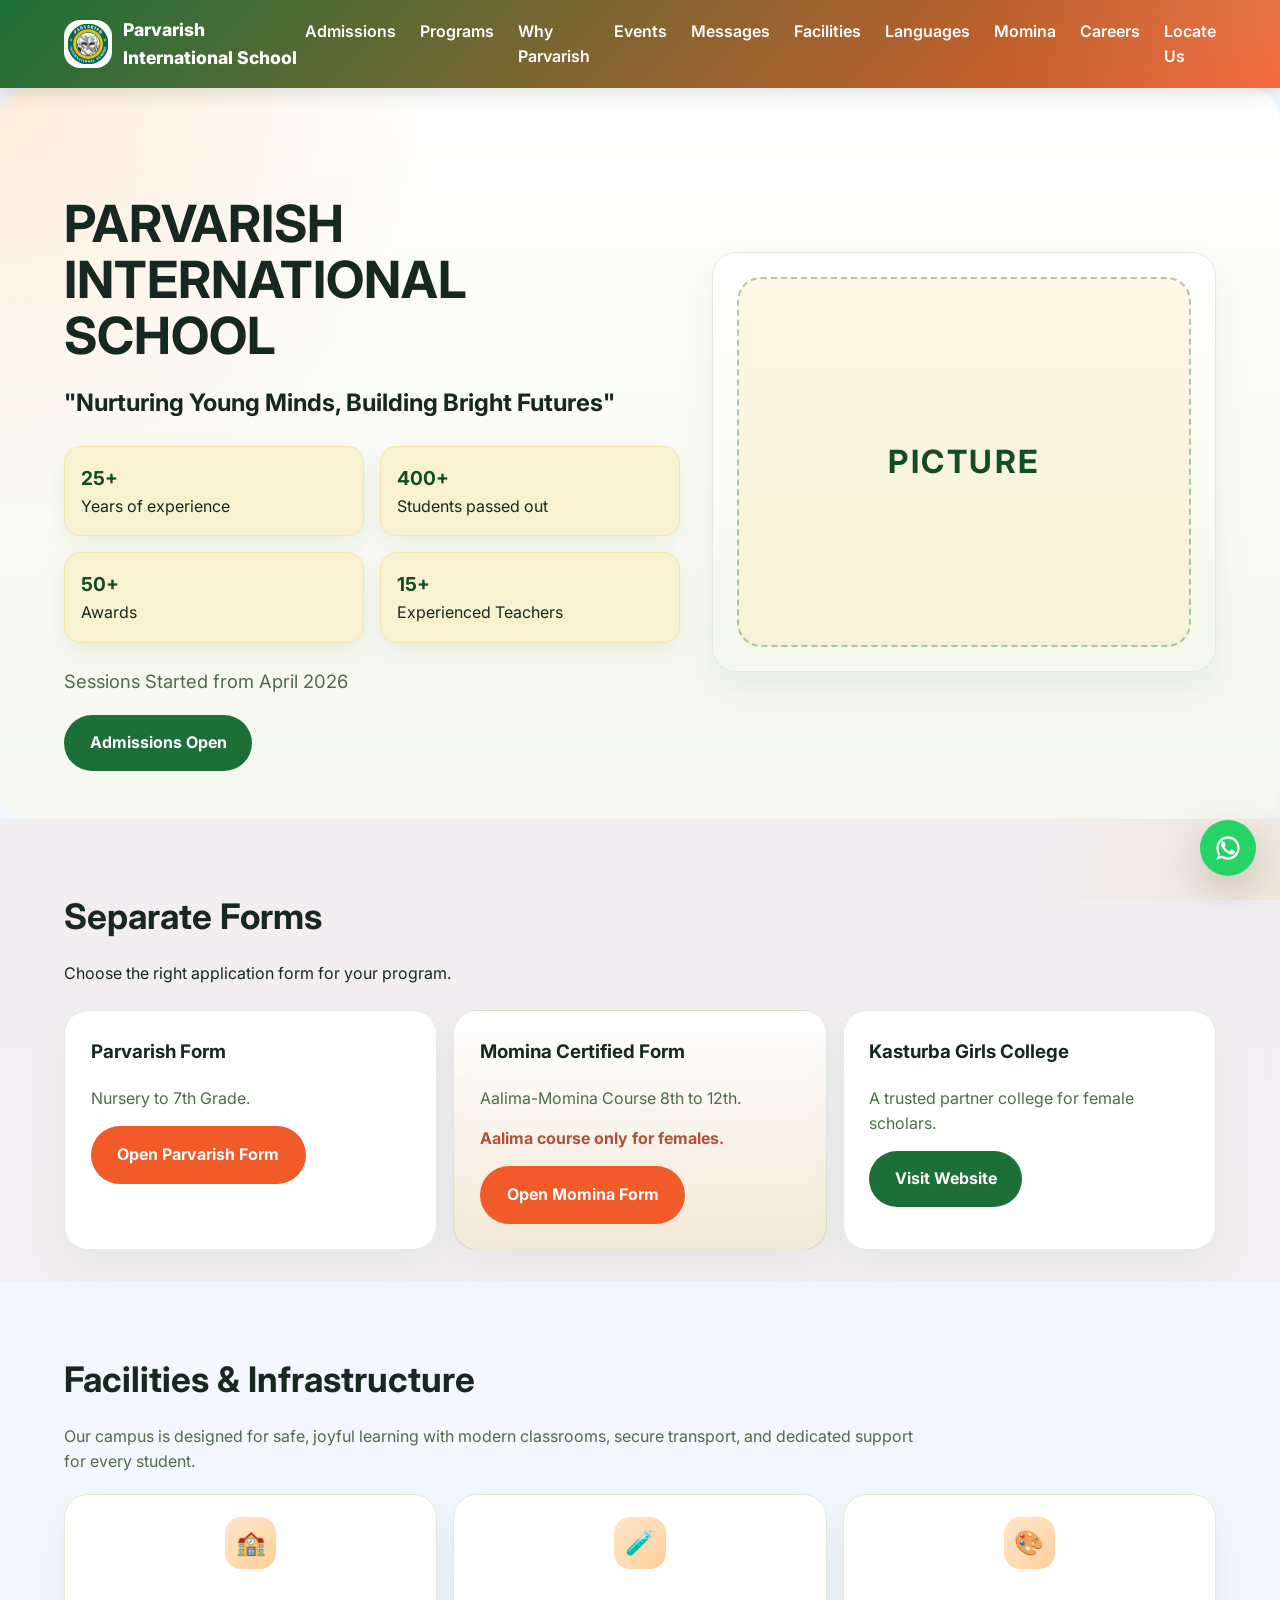
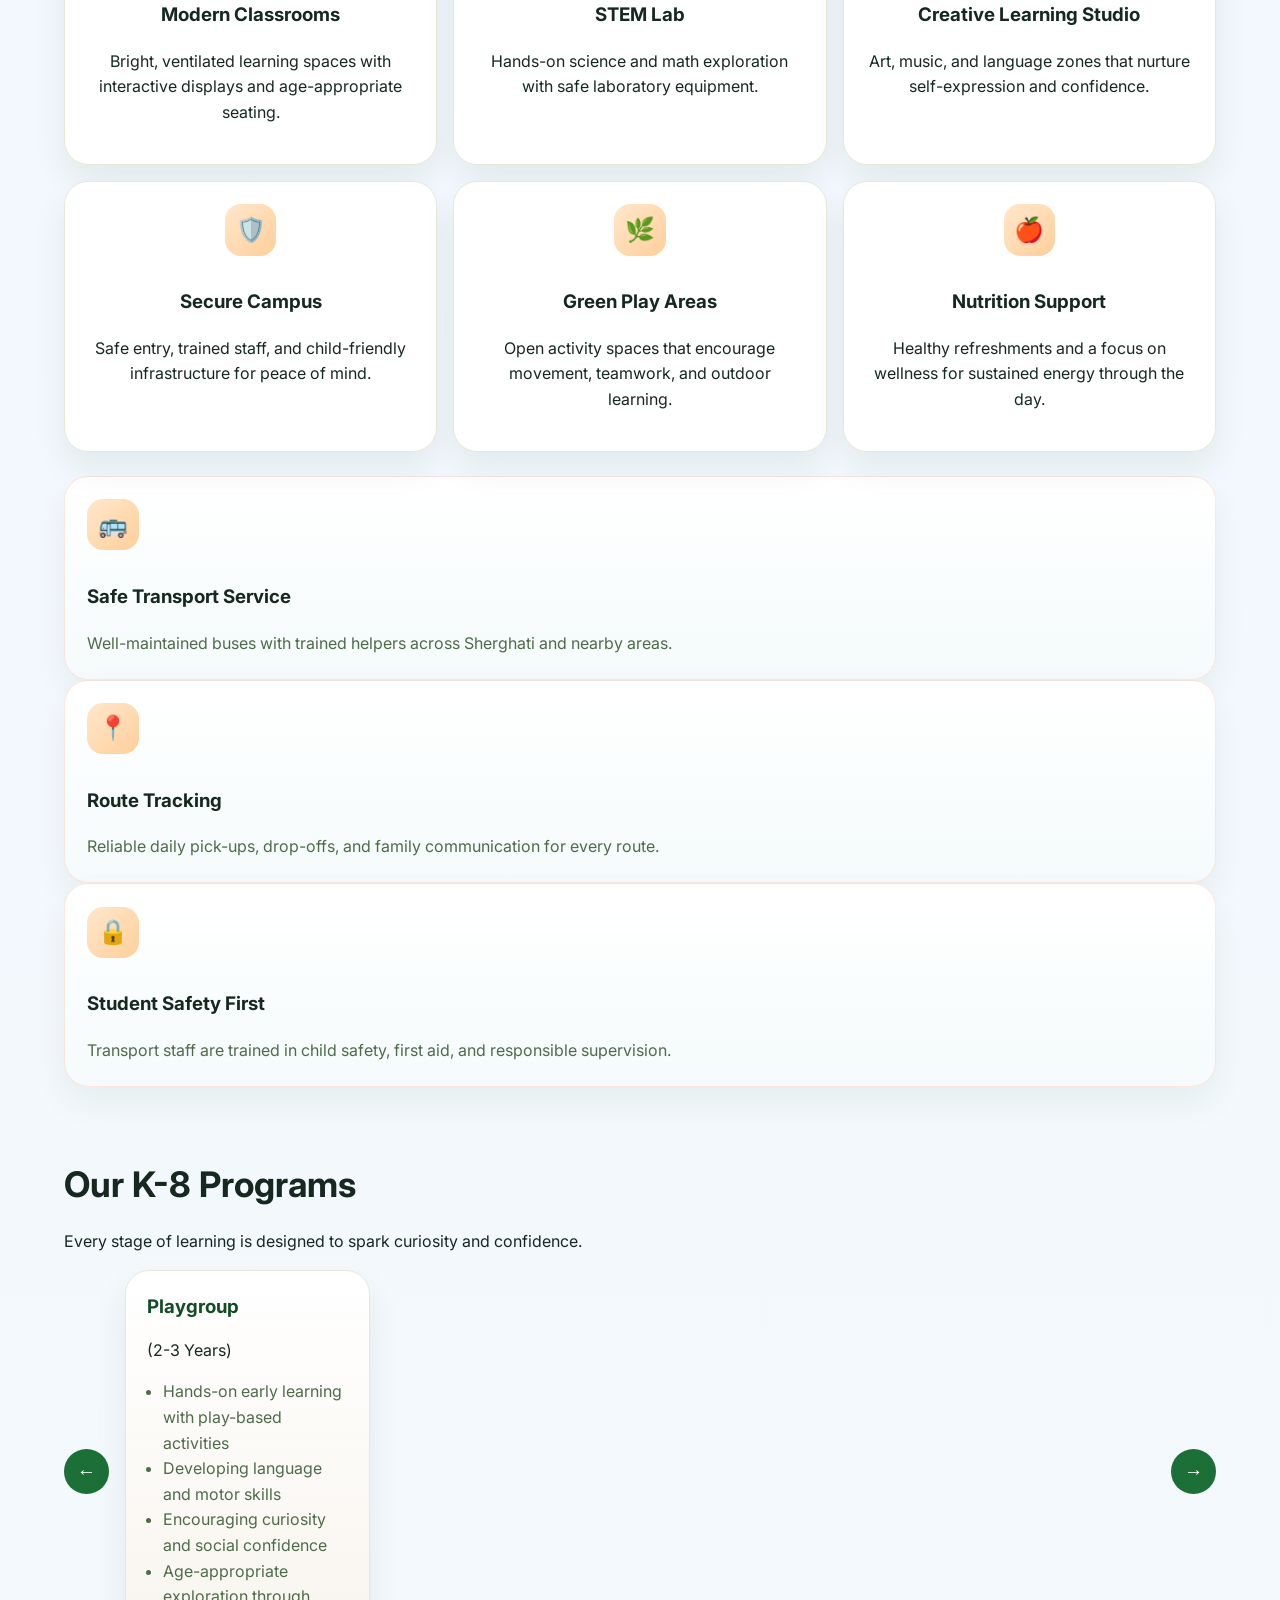
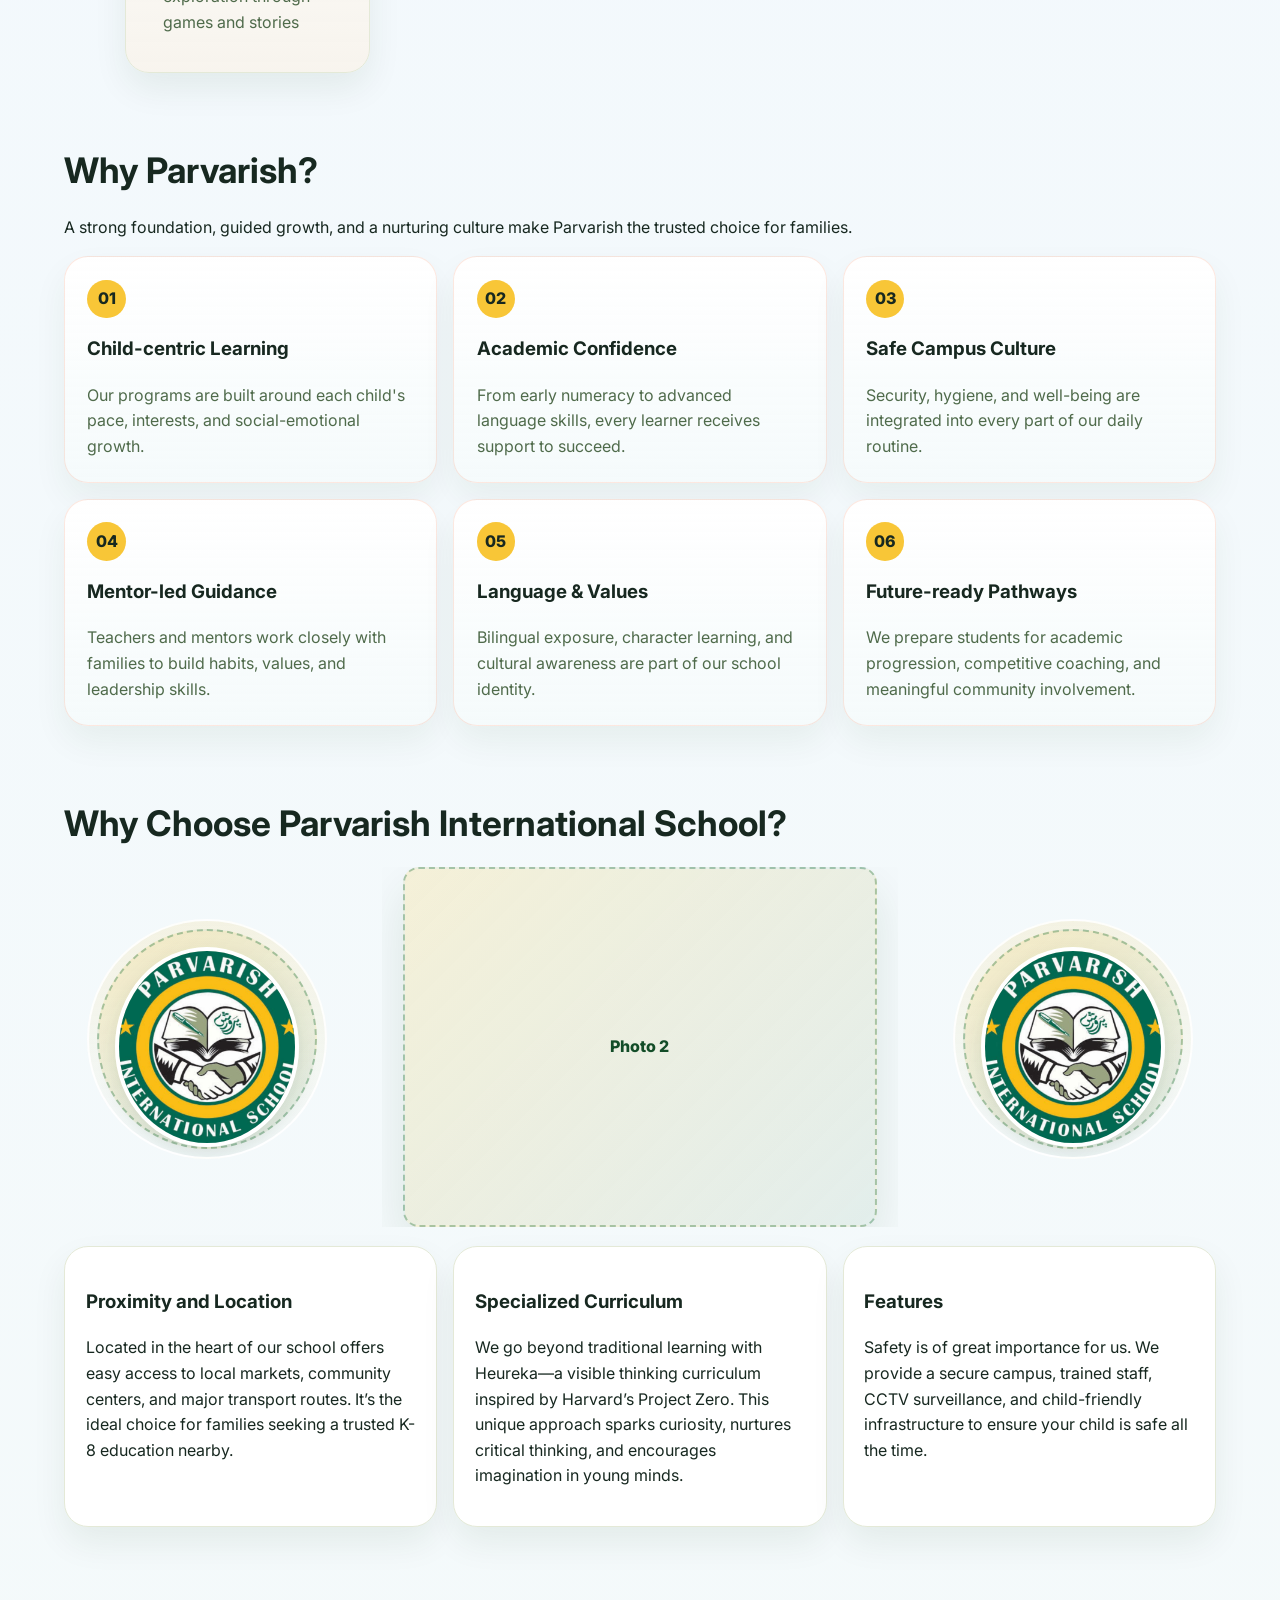
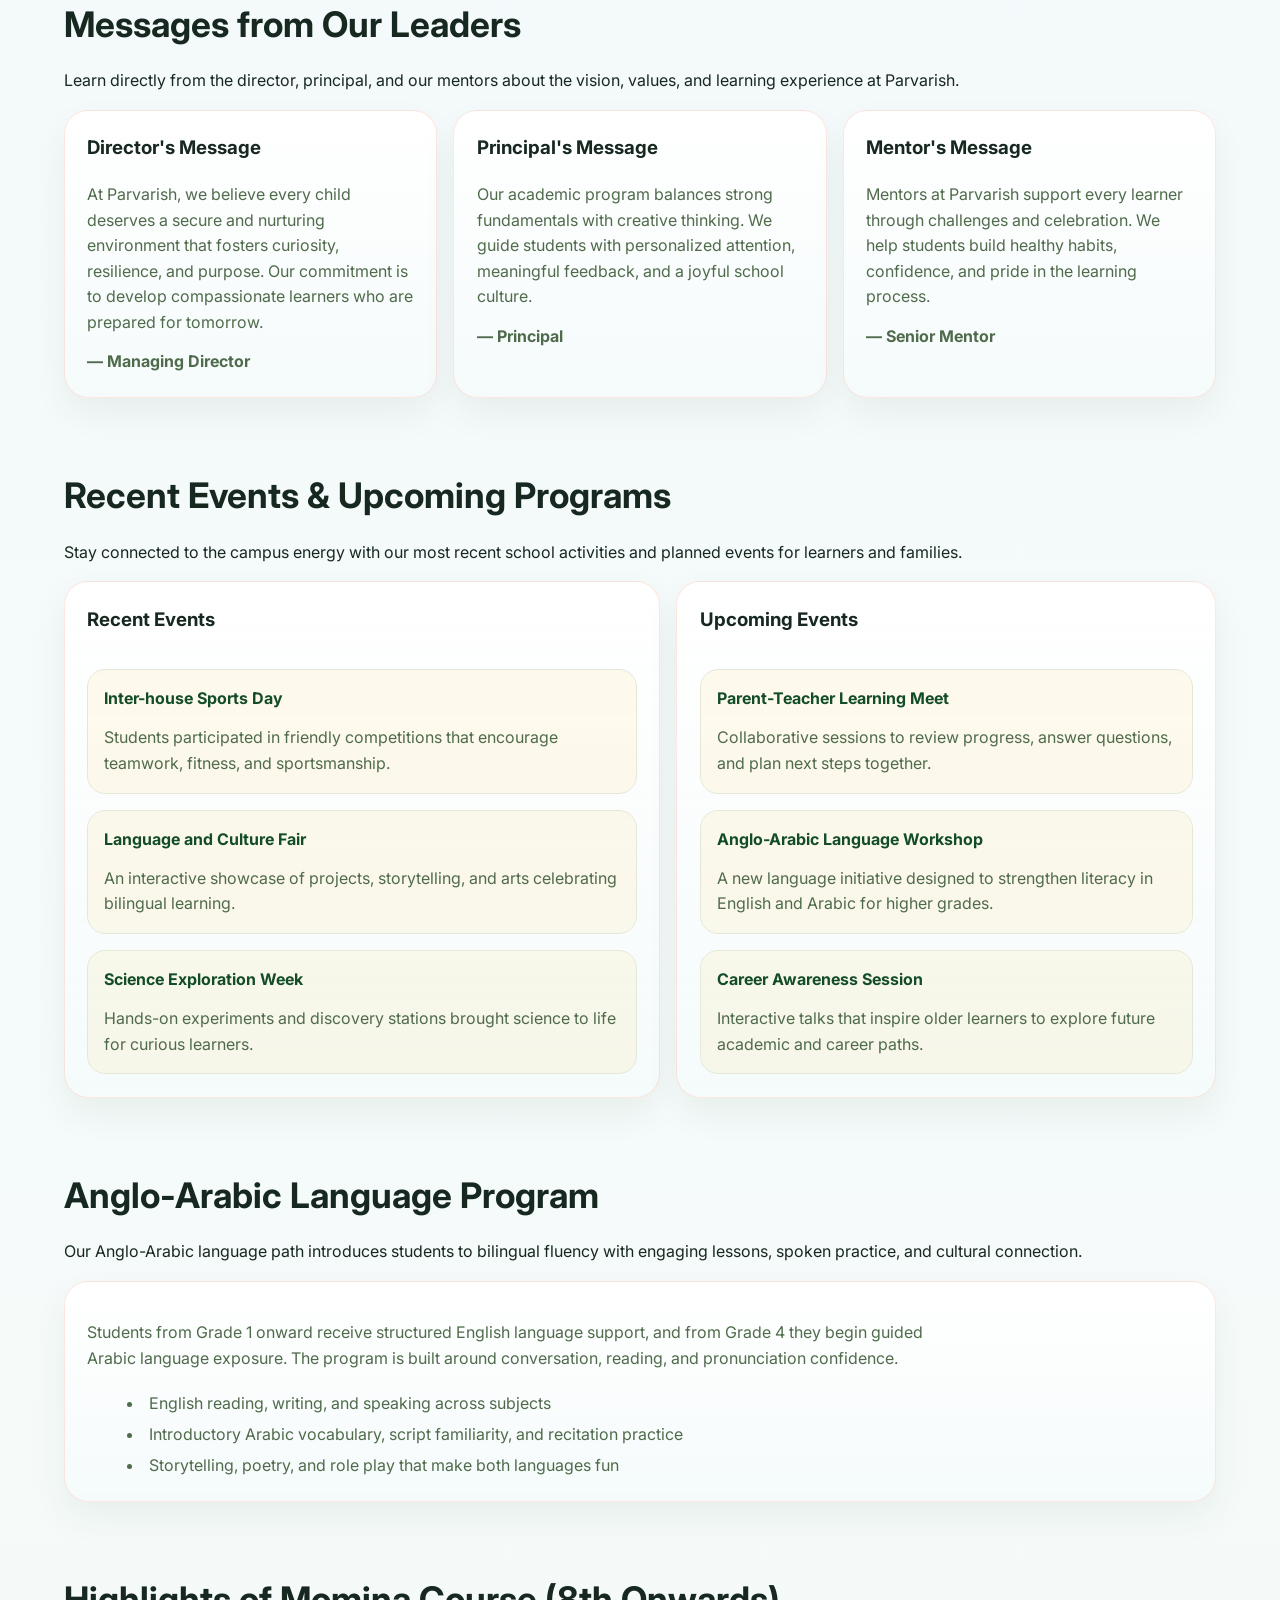
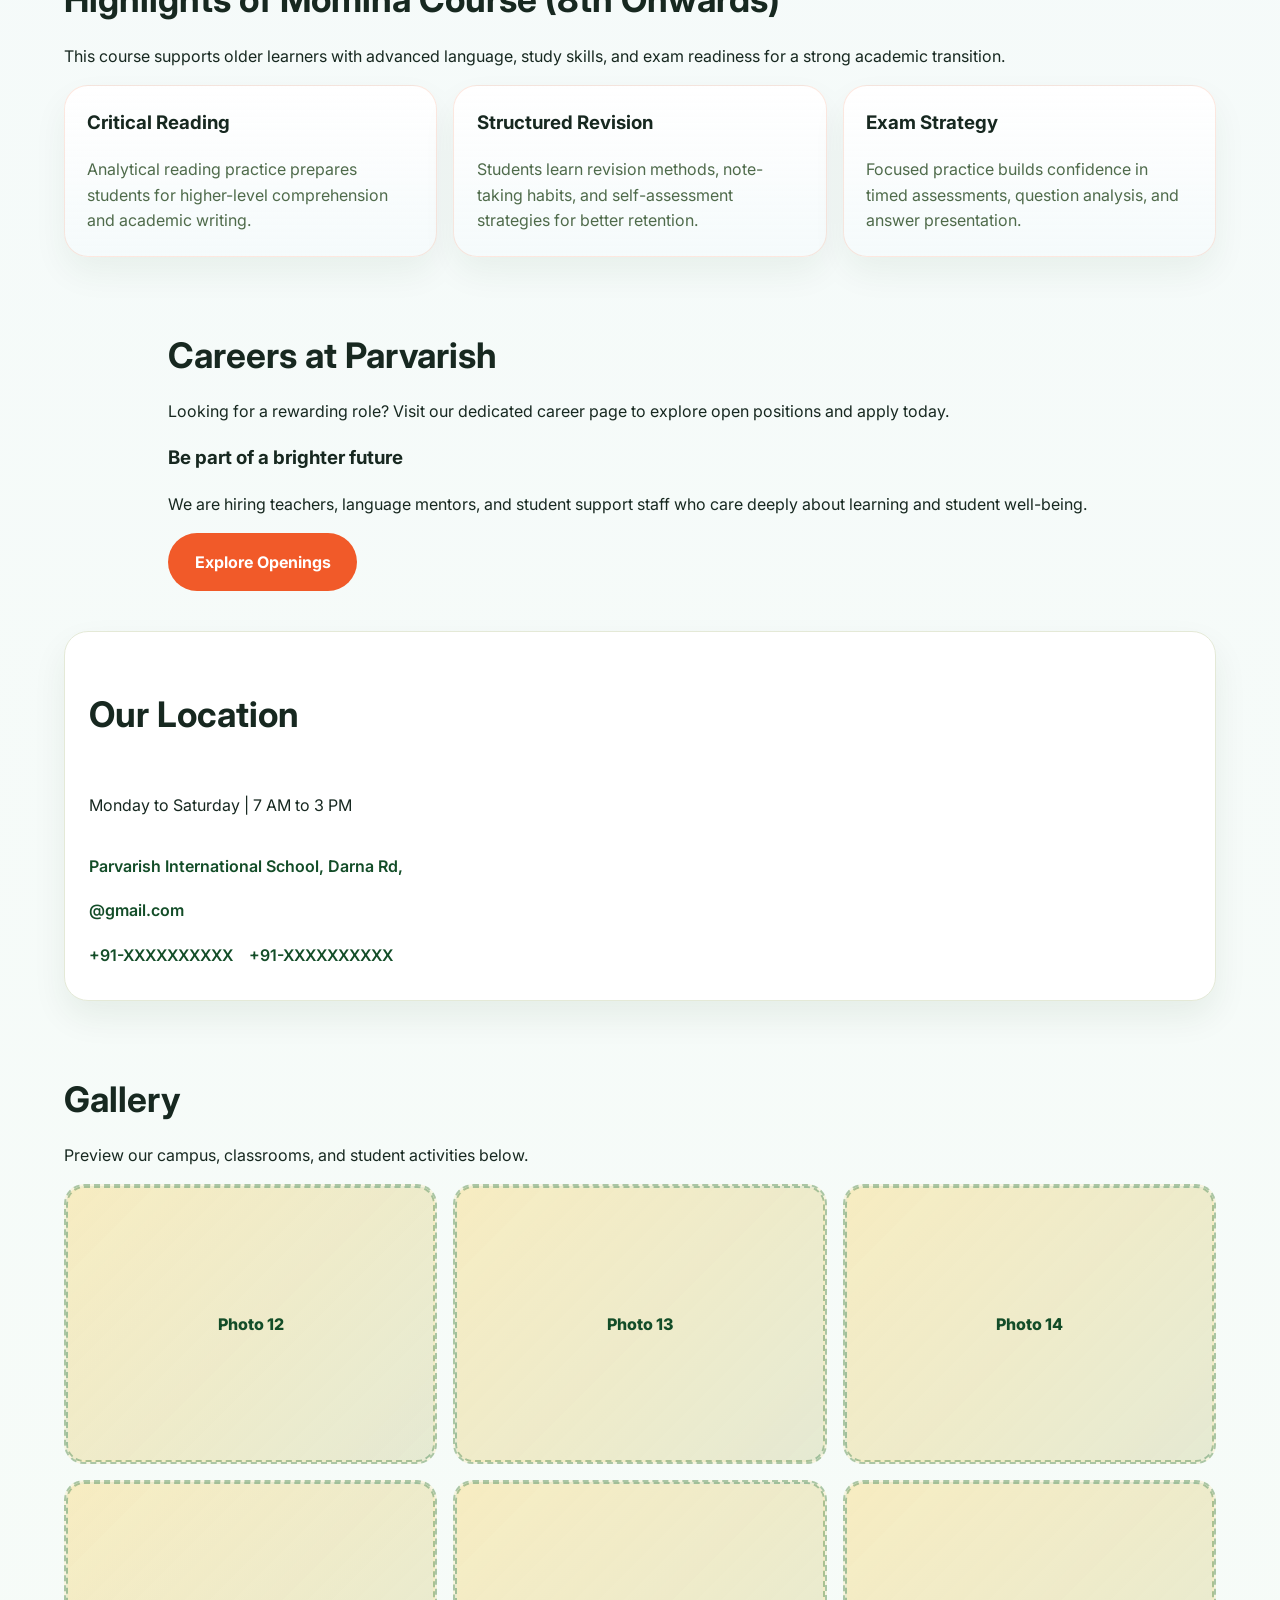
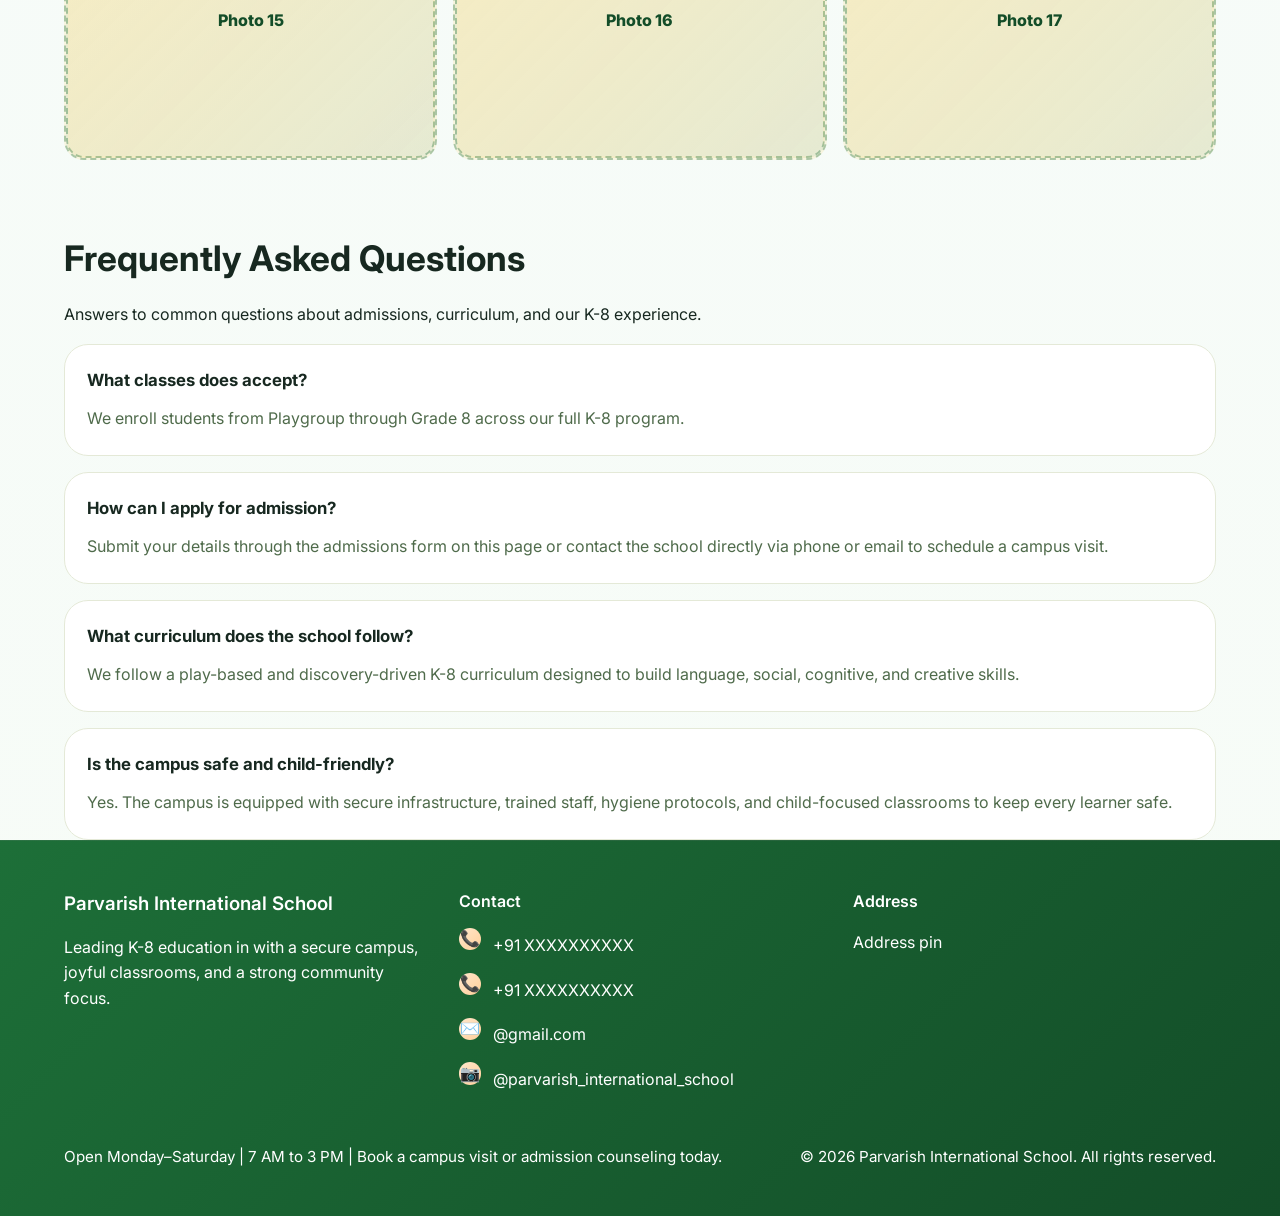
<file: index.html>
<!DOCTYPE html>
<html lang="en">
  <head>
    <meta charset="UTF-8" />
    <meta name="viewport" content="width=device-width, initial-scale=1.0" />
    <title>Parvarish International School</title>
    <meta
      name="description"
      content="Parvarish International School offers a safe, stimulating environment for students from Playgroup through Grade 8, with a strong curriculum and admission support."
    />
    <link rel="preconnect" href="https://fonts.googleapis.com" />
    <link rel="preconnect" href="https://fonts.gstatic.com" crossorigin />
    <link
      href="https://fonts.googleapis.com/css2?family=Inter:wght@400;500;600;700;800&display=swap"
      rel="stylesheet"
    />
    <link rel="icon" type="image/jpeg" href="logo1.jpeg" />
    <link rel="stylesheet" href="styles.css" />
  </head>
  <body>
    <header class="site-header">
      <a class="brand" href="#">
        <img src="logo1.jpeg" alt="Parvarish International School logo" class="brand-logo" />
        <span>Parvarish International School</span>
      </a>
      <button class="nav-toggle" aria-label="Toggle navigation">
        <span></span><span></span><span></span>
      </button>
      <nav class="site-nav">
        <a href="#admissions">Admissions</a>
        <a href="#programs">Programs</a>
        <a href="#why">Why Parvarish</a>
        <a href="#events">Events</a>
        <a href="#messages">Messages</a>
        <a href="#facilities">Facilities</a>
        <a href="#languages">Languages</a>
        <a href="#momina">Momina</a>
        <a href="career.html">Careers</a>
        <a href="#location">Locate Us</a>
      </nav>
    </header>

    <main>
      <section class="hero" id="admissions">
        <div class="hero-copy">
          <h1>PARVARISH INTERNATIONAL SCHOOL</h1>
          <h2>"Nurturing Young Minds, Building Bright Futures"</h2>
          <div class="hero-highlights">
            <div>
              <strong>25+</strong>
              <span>Years of experience</span>
            </div>
            <div>
              <strong>400+</strong>
              <span>Students passed out</span>
            </div>
            <div>
              <strong>50+</strong>
              <span>Awards</span>
            </div>
            <div>
              <strong>15+</strong>
              <span>Experienced Teachers</span>
            </div>
          </div>
          <p>Sessions Started from April 2026</p>
          <a class="btn" href="https://docs.google.com/forms" target="_blank" rel="noreferrer noopener">Admissions Open</a>
        </div>
        <div class="hero-card" id="admission-form">
          <div class="picture-placeholder">picture</div>
        </div>
      </section>

      <section class="registration-section" id="admission-forms">
        <div class="section-heading">
          <h2>Separate Forms</h2>
          <p>Choose the right application form for your program.</p>
        </div>
        <div class="registration-grid">
          <article class="registration-card">
            <h3>Parvarish Form</h3>
            <p>Nursery to 7th Grade.</p>
            <a class="btn btn-secondary" href="https://docs.google.com/forms" target="_blank" rel="noreferrer noopener">Open Parvarish Form</a>
          </article>
          <article class="registration-card registration-highlight">
            <h3>Momina Certified Form</h3>
            <p>Aalima-Momina Course 8th to 12th.</p>
            <p class="note">Aalima course only for females.</p>
            <a class="btn btn-secondary" href="https://docs.google.com/forms" target="_blank" rel="noreferrer noopener">Open Momina Form</a>
          </article>
          <article class="registration-card">
            <h3>Kasturba Girls College</h3>
            <p>A trusted partner college for female scholars.</p>
            <a class="btn" href="https://www.kasturba.org.in" target="_blank" rel="noreferrer noopener">Visit Website</a>
          </article>
        </div>
      </section>

      <section class="amenities-section" id="facilities">
        <h2>Facilities & Infrastructure</h2>
        <p class="section-copy">Our campus is designed for safe, joyful learning with modern classrooms, secure transport, and dedicated support for every student.</p>
        <div class="amenities-grid">
          <article class="amenity-card">
            <div class="icon">🏫</div>
            <h3>Modern Classrooms</h3>
            <p>Bright, ventilated learning spaces with interactive displays and age-appropriate seating.</p>
          </article>
          <article class="amenity-card">
            <div class="icon">🧪</div>
            <h3>STEM Lab</h3>
            <p>Hands-on science and math exploration with safe laboratory equipment.</p>
          </article>
          <article class="amenity-card">
            <div class="icon">🎨</div>
            <h3>Creative Learning Studio</h3>
            <p>Art, music, and language zones that nurture self-expression and confidence.</p>
          </article>
          <article class="amenity-card">
            <div class="icon">🛡️</div>
            <h3>Secure Campus</h3>
            <p>Safe entry, trained staff, and child-friendly infrastructure for peace of mind.</p>
          </article>
          <article class="amenity-card">
            <div class="icon">🌿</div>
            <h3>Green Play Areas</h3>
            <p>Open activity spaces that encourage movement, teamwork, and outdoor learning.</p>
          </article>
          <article class="amenity-card">
            <div class="icon">🍎</div>
            <h3>Nutrition Support</h3>
            <p>Healthy refreshments and a focus on wellness for sustained energy through the day.</p>
          </article>
        </div>
        <div class="transport-grid">
          <article class="transport-card">
            <div class="icon">🚌</div>
            <h3>Safe Transport Service</h3>
            <p>Well-maintained buses with trained helpers across Sherghati and nearby areas.</p>
          </article>
          <article class="transport-card">
            <div class="icon">📍</div>
            <h3>Route Tracking</h3>
            <p>Reliable daily pick-ups, drop-offs, and family communication for every route.</p>
          </article>
          <article class="transport-card">
            <div class="icon">🔒</div>
            <h3>Student Safety First</h3>
            <p>Transport staff are trained in child safety, first aid, and responsible supervision.</p>
          </article>
        </div>
      </section>

      <section class="programs-section" id="programs">
        <div class="section-heading">
          <h2>Our K-8 Programs</h2>
          <p>Every stage of learning is designed to spark curiosity and confidence.</p>
        </div>

        <div class="programs-carousel">
          <button class="carousel-btn prev" type="button" aria-label="Previous">←</button>
          <div class="programs-track">
            <article class="program-card active">
              <h3>Playgroup</h3>
              <p>(2-3 Years)</p>
              <ul>
                <li>Hands-on early learning with play-based activities</li>
                <li>Developing language and motor skills</li>
                <li>Encouraging curiosity and social confidence</li>
                <li>Age-appropriate exploration through games and stories</li>
              </ul>
            </article>
            <article class="program-card">
              <h3>Nursery</h3>
              <p>(3-4 Years)</p>
              <ul>
                <li>Building essential life and communication skills</li>
                <li>Learning through art, music, and guided discovery</li>
                <li>Cultivating creativity, curiosity, and independence</li>
                <li>Preparing children for formal class learning</li>
              </ul>
            </article>
            <article class="program-card">
              <h3>Primary Years</h3>
              <p>(Grade 1-3)</p>
              <ul>
                <li>Foundational literacy and numeracy development</li>
                <li>Project-based learning and critical thinking</li>
                <li>Healthy social interaction and confidence building</li>
              </ul>
            </article>
            <article class="program-card">
              <h3>Middle School</h3>
              <p>(Grade 4-8)</p>
              <ul>
                <li>Growing academic skills in science, math, and language</li>
                <li>Developing problem-solving, creativity, and study habits</li>
                <li>Preparing students for higher classes and competitive exams</li>
                <li>Encouraging leadership and collaboration</li>
              </ul>
            </article>
          </div>
          <button class="carousel-btn next" type="button" aria-label="Next">→</button>
        </div>
      </section>

      <section class="why-section" id="why">
        <div class="section-heading">
          <h2>Why Parvarish?</h2>
          <p>A strong foundation, guided growth, and a nurturing culture make Parvarish the trusted choice for families.</p>
        </div>
        <div class="why-grid">
          <article class="feature-card">
            <span class="badge">01</span>
            <h3>Child-centric Learning</h3>
            <p>Our programs are built around each child's pace, interests, and social-emotional growth.</p>
          </article>
          <article class="feature-card">
            <span class="badge">02</span>
            <h3>Academic Confidence</h3>
            <p>From early numeracy to advanced language skills, every learner receives support to succeed.</p>
          </article>
          <article class="feature-card">
            <span class="badge">03</span>
            <h3>Safe Campus Culture</h3>
            <p>Security, hygiene, and well-being are integrated into every part of our daily routine.</p>
          </article>
          <article class="feature-card">
            <span class="badge">04</span>
            <h3>Mentor-led Guidance</h3>
            <p>Teachers and mentors work closely with families to build habits, values, and leadership skills.</p>
          </article>
          <article class="feature-card">
            <span class="badge">05</span>
            <h3>Language & Values</h3>
            <p>Bilingual exposure, character learning, and cultural awareness are part of our school identity.</p>
          </article>
          <article class="feature-card">
            <span class="badge">06</span>
            <h3>Future-ready Pathways</h3>
            <p>We prepare students for academic progression, competitive coaching, and meaningful community involvement.</p>
          </article>
        </div>
      </section>

      <section class="about-section" id="about">
        <h2>Why Choose Parvarish International School?</h2>
        <div class="leadership-section three-column">
          <article class="leadership-card circle-card">
            <div class="leadership-image" aria-label="Managing Director photo">
              <div class="photo-placeholder"><img src="logo1.jpeg" alt=""></div>
              <div class="overlay">
                <h4>(Managing Director)</h4>
                <p>(Managing Director)</p>
              </div>
            </div>
          </article>

          <div class="leader-carousel" aria-live="polite">
            <div class="slide active photo-placeholder">Photo 2</div>
            <div class="slide photo-placeholder">Photo 3</div>
            <div class="slide photo-placeholder">Photo 4</div>
            <div class="slide photo-placeholder">Photo 5</div>
            <div class="slide photo-placeholder">Photo 6</div>
            <div class="slide photo-placeholder">Photo 7</div>
            <div class="slide photo-placeholder">Photo 8</div>
            <div class="slide photo-placeholder">Photo 9</div>
            <div class="slide photo-placeholder">Photo 10</div>
          </div>

          <article class="leadership-card circle-card">
            <div class="leadership-image" aria-label="Principal photo">
              <div class="photo-placeholder"><img src="logo1.jpeg" alt=""></div>
              <div class="overlay">
                <h4>(Principal)</h4>
                <p>(Principal)</p>
              </div>
            </div>
          </article>
        </div>
        <div class="about-grid">
          <article>
            <h3>Proximity and Location</h3>
            <p>
              Located in the heart of our school offers easy access to local markets, community centers, and major transport routes. It’s the ideal choice for families seeking a trusted K-8 education nearby.
            </p>
          </article>
          <article>
            <h3>Specialized Curriculum</h3>
            <p>
              We go beyond traditional learning with Heureka—a visible thinking curriculum inspired by Harvard’s Project Zero. This unique approach sparks curiosity, nurtures critical thinking, and encourages imagination in young minds.
            </p>
          </article>
          <article>
            <h3>Features</h3>
            <p>
              Safety is of great importance for us. We provide a secure campus, trained staff, CCTV surveillance, and child-friendly infrastructure to ensure your child is safe all the time.
            </p>
          </article>
        </div>
      </section>

      <section class="messages-section" id="messages">
        <div class="section-heading">
          <h2>Messages from Our Leaders</h2>
          <p>Learn directly from the director, principal, and our mentors about the vision, values, and learning experience at Parvarish.</p>
        </div>
        <div class="messages-grid">
          <article class="message-card">
            <h3>Director's Message</h3>
            <p>At Parvarish, we believe every child deserves a secure and nurturing environment that fosters curiosity, resilience, and purpose. Our commitment is to develop compassionate learners who are prepared for tomorrow.</p>
            <p class="message-author">— Managing Director</p>
          </article>
          <article class="message-card">
            <h3>Principal's Message</h3>
            <p>Our academic program balances strong fundamentals with creative thinking. We guide students with personalized attention, meaningful feedback, and a joyful school culture.</p>
            <p class="message-author">— Principal</p>
          </article>
          <article class="message-card">
            <h3>Mentor's Message</h3>
            <p>Mentors at Parvarish support every learner through challenges and celebration. We help students build healthy habits, confidence, and pride in the learning process.</p>
            <p class="message-author">— Senior Mentor</p>
          </article>
        </div>
      </section>

      <section class="events-section" id="events">
        <div class="section-heading">
          <h2>Recent Events & Upcoming Programs</h2>
          <p>Stay connected to the campus energy with our most recent school activities and planned events for learners and families.</p>
        </div>
        <div class="events-grid">
          <article class="event-panel">
            <h3>Recent Events</h3>
            <div class="event-card">
              <strong>Inter-house Sports Day</strong>
              <p>Students participated in friendly competitions that encourage teamwork, fitness, and sportsmanship.</p>
            </div>
            <div class="event-card">
              <strong>Language and Culture Fair</strong>
              <p>An interactive showcase of projects, storytelling, and arts celebrating bilingual learning.</p>
            </div>
            <div class="event-card">
              <strong>Science Exploration Week</strong>
              <p>Hands-on experiments and discovery stations brought science to life for curious learners.</p>
            </div>
          </article>
          <article class="event-panel">
            <h3>Upcoming Events</h3>
            <div class="event-card">
              <strong>Parent-Teacher Learning Meet</strong>
              <p>Collaborative sessions to review progress, answer questions, and plan next steps together.</p>
            </div>
            <div class="event-card">
              <strong>Anglo-Arabic Language Workshop</strong>
              <p>A new language initiative designed to strengthen literacy in English and Arabic for higher grades.</p>
            </div>
            <div class="event-card">
              <strong>Career Awareness Session</strong>
              <p>Interactive talks that inspire older learners to explore future academic and career paths.</p>
            </div>
          </article>
        </div>
      </section>

      <section class="language-section" id="languages">
        <div class="section-heading">
          <h2>Anglo-Arabic Language Program</h2>
          <p>Our Anglo-Arabic language path introduces students to bilingual fluency with engaging lessons, spoken practice, and cultural connection.</p>
        </div>
        <div class="language-copy">
          <p>Students from Grade 1 onward receive structured English language support, and from Grade 4 they begin guided Arabic language exposure. The program is built around conversation, reading, and pronunciation confidence.</p>
          <ul>
            <li>English reading, writing, and speaking across subjects</li>
            <li>Introductory Arabic vocabulary, script familiarity, and recitation practice</li>
            <li>Storytelling, poetry, and role play that make both languages fun</li>
          </ul>
        </div>
      </section>

      <section class="momina-section" id="momina">
        <div class="section-heading">
          <h2>Highlights of Momina Course (8th Onwards)</h2>
          <p>This course supports older learners with advanced language, study skills, and exam readiness for a strong academic transition.</p>
        </div>
        <div class="momina-grid">
          <article class="feature-card">
            <h3>Critical Reading</h3>
            <p>Analytical reading practice prepares students for higher-level comprehension and academic writing.</p>
          </article>
          <article class="feature-card">
            <h3>Structured Revision</h3>
            <p>Students learn revision methods, note-taking habits, and self-assessment strategies for better retention.</p>
          </article>
          <article class="feature-card">
            <h3>Exam Strategy</h3>
            <p>Focused practice builds confidence in timed assessments, question analysis, and answer presentation.</p>
          </article>
        </div>
      </section>

      <section class="career-cta">
        <div class="section-heading">
          <h2>Careers at Parvarish</h2>
          <p>Looking for a rewarding role? Visit our dedicated career page to explore open positions and apply today.</p>
        </div>
        <div class="career-cta-card">
          <h3>Be part of a brighter future</h3>
          <p>We are hiring teachers, language mentors, and student support staff who care deeply about learning and student well-being.</p>
          <a class="btn btn-secondary" href="career.html">Explore Openings</a>
        </div>
      </section>

      <section class="location-section" id="location">
        <div class="location-copy">
          <h2>Our Location</h2>
          <p>Monday to Saturday | 7 AM to 3 PM</p>
          <a href="https://maps.google.com/maps?q=Genius%20KID'S%20PUBLIC%20SCHOOL,%20Darna%20Rd,%20Sherghati,%20Hamzapur,%20Bihar%20824211" target="_blank" rel="noreferrer">
            Parvarish International School, Darna Rd,
          </a>
          <a href="mailto:@gmail.com">@gmail.com</a>
          <div class="contact-links">
            <a href="tel:+XXXXXXXXXX">+91-XXXXXXXXXX</a>
            <a href="tel:+XXXXXXXXXX">+91-XXXXXXXXXX</a>
          </div>
        </div>
        <iframe
          title="Parvarish International School location"
          src="https://www.google.com/maps?q=Genius%20KID'S%20PUBLIC%20SCHOOL,%20Darna%20Rd,%20Sherghati,%20Hamzapur,%20Bihar%20824211&z=14&output=embed"
          loading="lazy"
          referrerpolicy="no-referrer-when-downgrade"
        ></iframe>
      </section>

      <section class="gallery-section" id="gallery">
        <div class="section-heading">
          <h2>Gallery</h2>
          <p>Preview our campus, classrooms, and student activities below.</p>
        </div>
        <div class="gallery-grid">
          <div class="gallery-slot"><div class="photo-placeholder">Photo 12</div></div>
          <div class="gallery-slot"><div class="photo-placeholder">Photo 13</div></div>
          <div class="gallery-slot"><div class="photo-placeholder">Photo 14</div></div>
          <div class="gallery-slot"><div class="photo-placeholder">Photo 15</div></div>
          <div class="gallery-slot"><div class="photo-placeholder">Photo 16</div></div>
          <div class="gallery-slot"><div class="photo-placeholder">Photo 17</div></div>
        </div>
      </section>

      <section class="faq-section" id="faq">
        <div class="section-heading">
          <h2>Frequently Asked Questions</h2>
          <p>Answers to common questions about admissions, curriculum, and our K-8 experience.</p>
        </div>
        <div class="faq-list">
          <article class="faq-item">
            <h3>What classes does accept?</h3>
            <p>We enroll students from Playgroup through Grade 8 across our full K-8 program.</p>
          </article>
          <article class="faq-item">
            <h3>How can I apply for admission?</h3>
            <p>Submit your details through the admissions form on this page or contact the school directly via phone or email to schedule a campus visit.</p>
          </article>
          <article class="faq-item">
            <h3>What curriculum does the school follow?</h3>
            <p>We follow a play-based and discovery-driven K-8 curriculum designed to build language, social, cognitive, and creative skills.</p>
          </article>
          <article class="faq-item">
            <h3>Is the campus safe and child-friendly?</h3>
            <p>Yes. The campus is equipped with secure infrastructure, trained staff, hygiene protocols, and child-focused classrooms to keep every learner safe.</p>
          </article>
        </div>
      </section>
    </main>

    <footer>
      <div class="footer-grid">
        <div>
          <h3>Parvarish International School</h3>
          <p>Leading K-8 education in with a secure campus, joyful classrooms, and a strong community focus.</p>
        </div>
        <div>
          <h4>Contact</h4>
          <ul class="footer-contact-list">
            <li>
              <a href="tel:+91XXXXXXXXXX">
                <span class="icon">📞</span>
                +91 XXXXXXXXXX
              </a>
            </li>
            <li>
              <a href="tel:+91XXXXXXXXXX">
                <span class="icon">📞</span>
                +91 XXXXXXXXXX
              </a>
            </li>
            <li>
              <a href="mailto:@gmail.com">
                <span class="icon">✉️</span>
                @gmail.com
              </a>
            </li>
            <li>
              <a href="https://www.instagram.com/parvarish_international_school?igsh=bTRsbmN5cW01eXA3" target="_blank" rel="noreferrer">
                <span class="icon">📷</span>
                @parvarish_international_school
              </a>
            </li>
          </ul>
        </div>
        <div>
          <h4>Address</h4>
          <p>Address pin</p>
        </div>
      </div>
      <div class="footer-bottom">
        <p>Open Monday–Saturday | 7 AM to 3 PM | Book a campus visit or admission counseling today.</p>
        <p>© 2026 Parvarish International School. All rights reserved.</p>
      </div>
    </footer>

    <a
      class="whatsapp-float"
      href="https://wa.me/91XXXXXXXXXX?text=Hello%20Parvarish%20International%20School%20team"
      target="_blank"
      rel="noreferrer"
      aria-label="Chat on WhatsApp"
    >
      <svg viewBox="0 0 24 24" aria-hidden="true">
        <path fill="currentColor" d="M17.472 14.382c-.297-.149-1.758-.867-2.03-.967-.273-.099-.472-.148-.672.149-.198.297-.768.967-.942 1.164-.173.198-.347.223-.644.075-.297-.149-1.255-.462-2.39-1.475-.883-.788-1.48-1.761-1.653-2.059-.173-.297-.018-.458.13-.606.134-.133.298-.347.447-.52.149-.173.198-.297.298-.496.099-.198.05-.372-.025-.521-.075-.149-.672-1.612-.921-2.21-.242-.579-.487-.5-.672-.51-.173-.008-.372-.01-.571-.01-.198 0-.52.074-.792.372-.272.297-1.04 1.015-1.04 2.47 0 1.457 1.065 2.87 1.213 3.068.149.198 2.095 3.2 5.076 4.487.709.306 1.26.489 1.69.626.71.227 1.356.195 1.868.118.57-.085 1.758-.719 2.006-1.413.247-.695.247-1.29.173-1.414-.074-.124-.272-.198-.57-.347zM12.004 2C6.477 2 2 6.483 2 12.009c0 2.118.642 4.078 1.748 5.72L2 22l4.472-1.48A9.967 9.967 0 0 0 12.004 22C17.522 22 22 17.517 22 12.009 22 6.483 17.522 2 12.004 2Zm0 18c-1.703 0-3.293-.465-4.688-1.266l-.336-.199-2.654.877.895-2.59-.217-.345A7.952 7.952 0 0 1 4 12.009C4 7.589 7.587 4 12.004 4c4.414 0 8.001 3.589 8.001 8.009 0 4.42-3.587 8.009-8.001 8.009Z"/>
      </svg>
    </a>

    <script src="script.js"></script>
  </body>
</html>
</file>
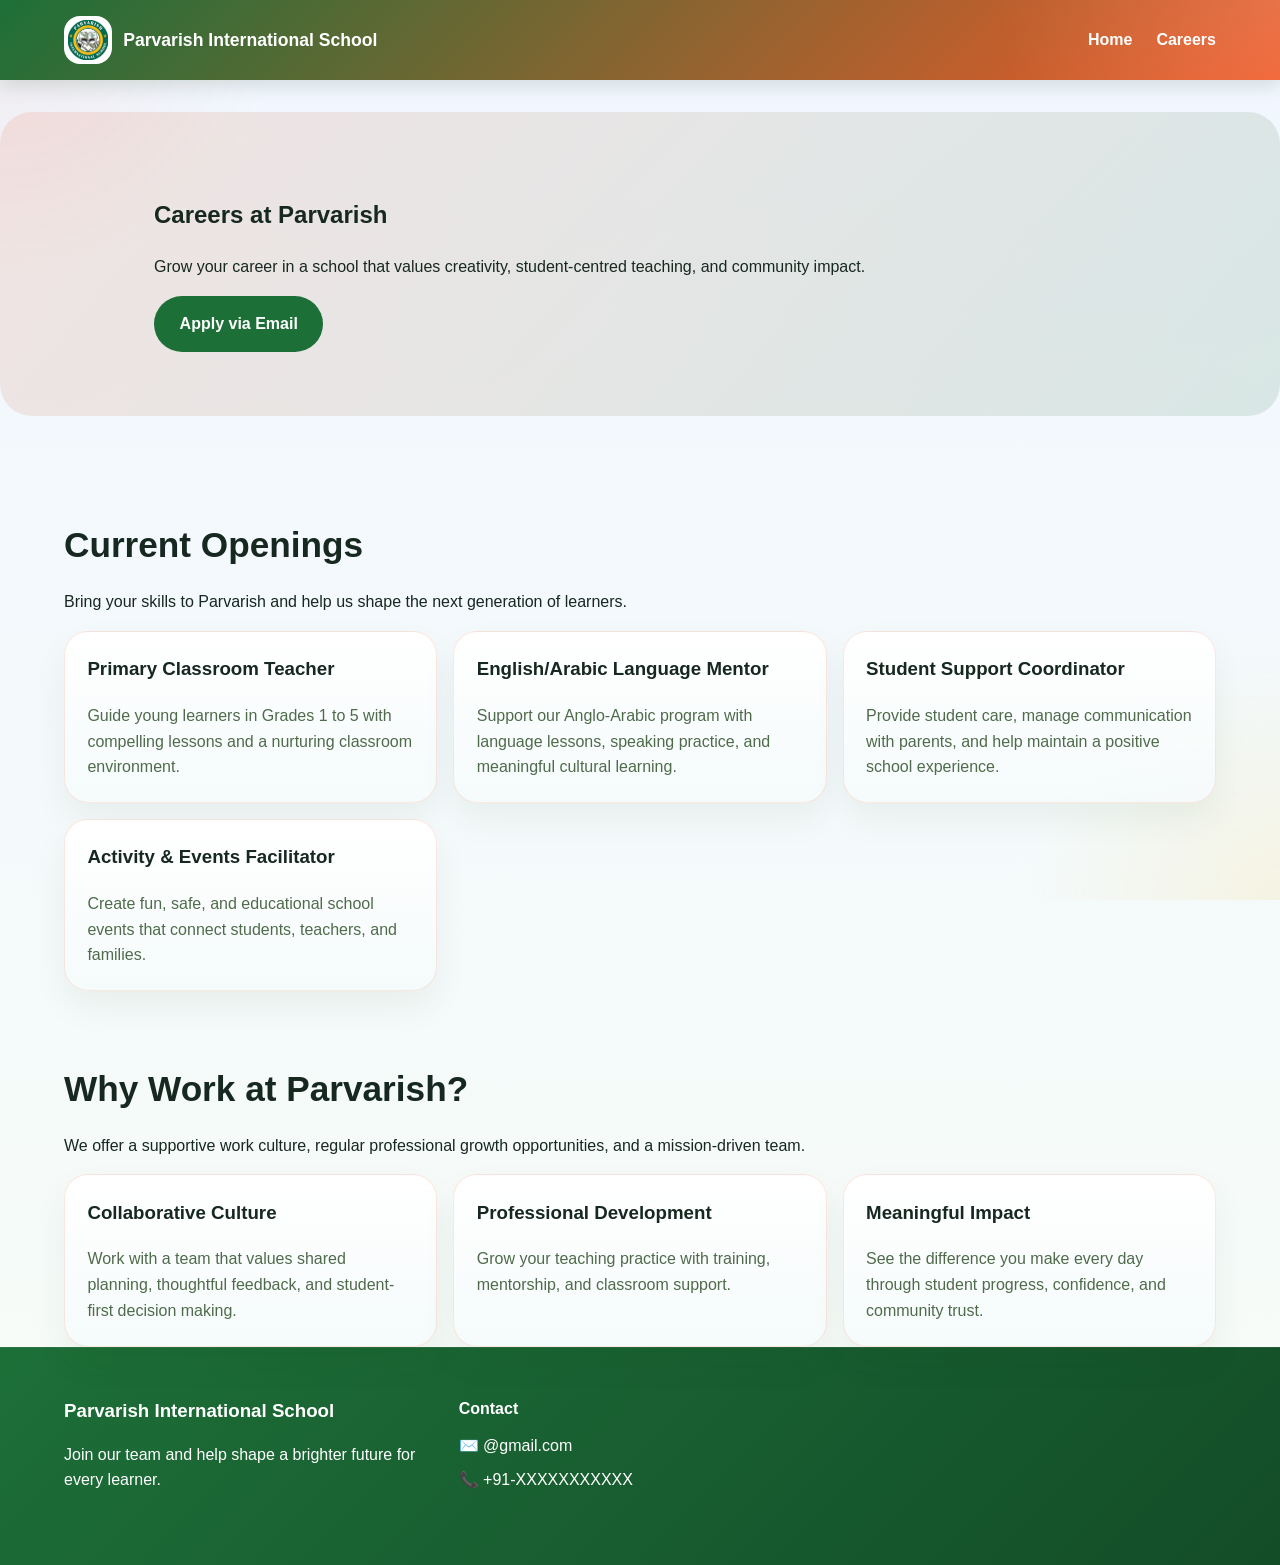
<file: career.html>
<!DOCTYPE html>
<html lang="en">
  <head>
    <meta charset="UTF-8" />
    <meta name="viewport" content="width=device-width, initial-scale=1.0" />
    <title>Careers at Parvarish International School</title>
    <link rel="stylesheet" href="styles.css" />
  </head>
  <body>
    <header class="site-header">
      <a class="brand" href="index.html">
        <img src="logo1.jpeg" alt="Parvarish International School logo" class="brand-logo" />
        <span>Parvarish International School</span>
      </a>
      <nav class="site-nav">
        <a href="index.html">Home</a>
        <a href="career.html" aria-current="page">Careers</a>
      </nav>
    </header>

    <main>
      <section class="career-page-hero">
        <div class="page-width">
          <h1>Careers at Parvarish</h1>
          <p>Grow your career in a school that values creativity, student-centred teaching, and community impact.</p>
          <a class="btn" href="mailto:@gmail.com">Apply via Email</a>
        </div>
      </section>

      <section class="careers-section">
        <div class="section-heading">
          <h2>Current Openings</h2>
          <p>Bring your skills to Parvarish and help us shape the next generation of learners.</p>
        </div>
        <div class="careers-grid careers-page-grid">
          <article class="career-card">
            <h3>Primary Classroom Teacher</h3>
            <p>Guide young learners in Grades 1 to 5 with compelling lessons and a nurturing classroom environment.</p>
          </article>
          <article class="career-card">
            <h3>English/Arabic Language Mentor</h3>
            <p>Support our Anglo-Arabic program with language lessons, speaking practice, and meaningful cultural learning.</p>
          </article>
          <article class="career-card">
            <h3>Student Support Coordinator</h3>
            <p>Provide student care, manage communication with parents, and help maintain a positive school experience.</p>
          </article>
          <article class="career-card">
            <h3>Activity & Events Facilitator</h3>
            <p>Create fun, safe, and educational school events that connect students, teachers, and families.</p>
          </article>
        </div>
      </section>

      <section class="why-section">
        <div class="section-heading">
          <h2>Why Work at Parvarish?</h2>
          <p>We offer a supportive work culture, regular professional growth opportunities, and a mission-driven team.</p>
        </div>
        <div class="why-grid">
          <article class="feature-card">
            <h3>Collaborative Culture</h3>
            <p>Work with a team that values shared planning, thoughtful feedback, and student-first decision making.</p>
          </article>
          <article class="feature-card">
            <h3>Professional Development</h3>
            <p>Grow your teaching practice with training, mentorship, and classroom support.</p>
          </article>
          <article class="feature-card">
            <h3>Meaningful Impact</h3>
            <p>See the difference you make every day through student progress, confidence, and community trust.</p>
          </article>
        </div>
      </section>
    </main>

    <footer>
      <div class="footer-grid">
        <div>
          <h3>Parvarish International School</h3>
          <p>Join our team and help shape a brighter future for every learner.</p>
        </div>
        <div>
          <h4>Contact</h4>
          <ul class="footer-contact-list">
            <li><a href="mailto:@gmail.com">✉️ @gmail.com</a></li>
            <li><a href="tel:+XXXXXXXXXXX">📞 +91-XXXXXXXXXXX</a></li>
          </ul>
        </div>
      </div>
    </footer>
  </body>
</html>
</file>
<file: styles.css>
:root {
  --primary: #1d6f38;
  --primary-dark: #134d28;
  --secondary: #f8c637;
  --accent: #f15a29;
  --accent-soft: #ffe5d0;
  --text: #172820;
  --muted: #4f6b4b;
  --bg: linear-gradient(180deg, #f1f7ff 0%, #f7fcf7 100%);
  --surface: #ffffff;
  --border: #e4e9d7;
}


* {
  box-sizing: border-box;
}

body {
  margin: 0;
  font-family: 'Inter', sans-serif;
  color: var(--text);
  background: var(--bg);
  line-height: 1.6;
}

body::before {
  content: '';
  position: fixed;
  inset: 0;
  background: radial-gradient(circle at top left, rgba(241, 90, 41, 0.08), transparent 18%),
              radial-gradient(circle at bottom right, rgba(248, 198, 55, 0.12), transparent 16%);
  pointer-events: none;
  z-index: -1;
}

a {
  color: inherit;
  text-decoration: none;
}

img {
  max-width: 100%;
  display: block;
}

.site-header {
  position: sticky;
  top: 0;
  z-index: 10;
  display: flex;
  justify-content: space-between;
  align-items: center;
  padding: 1rem 5vw;
  background: linear-gradient(135deg, #1d6f38, #f15a29);
  color: white;
  backdrop-filter: blur(10px);
  box-shadow: 0 4px 20px rgba(20,60,20,0.16);
}

.site-header::after {
  content: '';
  position: absolute;
  inset: 0;
  background: radial-gradient(circle at top right, rgba(255,255,255,0.14), transparent 22%);
  pointer-events: none;
}

.brand {
  display: flex;
  align-items: center;
  gap: 0.7rem;
  font-weight: 800;
  font-size: 1.1rem;
  color: white;
}

.brand-logo {
  width: 3rem;
  height: 3rem;
  object-fit: contain;
  border-radius: 16px;
  background: white;
  padding: 0.25rem;
}

.site-nav {
  display: flex;
  gap: 1.5rem;
  font-weight: 600;
}

.site-nav a {
  color: white;
  transition: color 0.2s ease;
}

.site-nav a:hover {
  color: rgba(255,255,255,0.8);
}

.nav-toggle {
  display: none;
  flex-direction: column;
  gap: 0.3rem;
  background: transparent;
  border: 0;
  cursor: pointer;
  padding: 0.4rem;
}

.nav-toggle span {
  width: 1.8rem;
  height: 2px;
  border-radius: 999px;
  background: white;
  transition: transform 0.25s ease, opacity 0.25s ease;
}

.nav-toggle.open span:nth-child(1) {
  transform: translateY(6px) rotate(45deg);
}

.nav-toggle.open span:nth-child(2) {
  opacity: 0;
}

.nav-toggle.open span:nth-child(3) {
  transform: translateY(-6px) rotate(-45deg);
}

.hero {
  display: grid;
  grid-template-columns: 1.1fr 0.9fr;
  gap: 2rem;
  padding: 4rem 5vw 3rem;
  align-items: center;
  background: radial-gradient(circle at top left, rgba(255, 230, 204, 0.7), transparent 30%),
              linear-gradient(180deg, rgba(255,255,255,0.95), rgba(244,247,236,0.95));
  border-radius: 32px;
}

.career-page-hero {
  padding: 4rem 0;
  background: linear-gradient(135deg, rgba(241, 90, 41, 0.12), rgba(26, 111, 56, 0.12));
  border-radius: 32px;
  margin: 2rem auto;
}

.career-page-hero .page-width {
  max-width: 1100px;
  width: min(1100px, calc(100% - 10vw));
  margin: 0 auto;
  padding: 0 5vw;
}

.career-page-hero h1 {
  margin-left: 0;
}

.hero-copy h1 {
  font-size: clamp(2rem, 4vw, 3.2rem);
  line-height: 1.1;
  margin-bottom: 1.2rem;
}

.hero-highlights {
  display: grid;
  grid-template-columns: repeat(2, minmax(0, 1fr));
  gap: 1rem;
  margin: 1.5rem 0;
}

.hero-highlights div {
  background: #f8f2d0;
  border: 1px solid #f4e5ad;
  border-radius: 16px;
  padding: 1rem;
  box-shadow: 0 8px 24px rgba(20,60,20,0.07);
}

.hero-highlights strong {
  display: block;
  color: var(--primary-dark);
  font-size: 1.2rem;
}

.hero-copy p {
  font-size: 1.15rem;
  color: var(--muted);
  margin-bottom: 1.2rem;
}

.btn {
  display: inline-block;
  border: 0;
  border-radius: 999px;
  padding: 0.95rem 1.6rem;
  background: var(--primary);
  color: white;
  font-weight: 700;
  cursor: pointer;
  transition: transform 0.2s ease, box-shadow 0.2s ease, background-color 0.2s ease;
}

.btn:hover {
  transform: translateY(-2px);
  background: var(--accent);
  box-shadow: 0 10px 24px rgba(241,90,41,0.24);
}

.btn-secondary {
  background: #f15a29;
  color: white;
  border: 1px solid rgba(241,90,41,0.8);
}

.btn-secondary:hover {
  background: #e04e20;
}

.hero-card,
.amenity-card,
.program-card,
.about-grid article,
.location-section {
  background: var(--surface);
  border: 1px solid var(--border);
  border-radius: 24px;
  box-shadow: 0 16px 35px rgba(20,60,20,0.07);
}

.hero-card {
  min-height: 420px;
  padding: 1.5rem;
  display: grid;
  place-items: center;
  background: linear-gradient(180deg, rgba(255,255,255,0.95), rgba(244,247,236,0.95));
}

.picture-placeholder {
  width: 100%;
  height: 100%;
  min-height: 320px;
  display: grid;
  place-items: center;
  border: 2px dashed rgba(29,111,56,0.35);
  border-radius: 24px;
  background: rgba(248,198,55,0.12);
  color: var(--primary-dark);
  font-size: clamp(1.4rem, 2.5vw, 2rem);
  font-weight: 700;
  text-transform: uppercase;
  letter-spacing: 0.08em;
}

.amenities-section,
.programs-section,
.about-section,
.registration-section {
  padding: 2.5rem 5vw 0;
}

.registration-section {
  background: rgba(241, 90, 41, 0.06);
  padding: 2.5rem 5vw 2rem;
}

.registration-grid {
  display: grid;
  grid-template-columns: repeat(3, minmax(0, 1fr));
  gap: 1rem;
  margin-top: 1.5rem;
}

.registration-card {
  background: var(--surface);
  border: 1px solid rgba(29, 111, 56, 0.12);
  border-radius: 24px;
  padding: 1.6rem;
  box-shadow: 0 18px 40px rgba(29, 111, 56, 0.06);
}

.registration-card h3 {
  margin-top: 0;
}

.registration-card p {
  margin: 0.9rem 0;
  color: var(--muted);
}

.registration-card .note {
  color: #b25135;
  font-weight: 700;
  margin-top: 0.5rem;
}

.registration-highlight {
  background: linear-gradient(180deg, rgba(255,255,255,0.96), rgba(248,198,55,0.14));
}

@media (max-width: 900px) {
  .registration-grid {
    grid-template-columns: 1fr 1fr;
  }
}

@media (max-width: 720px) {
  .registration-grid {
    grid-template-columns: 1fr;
  }
}

.amenities-section h2,
.section-heading h2,
.about-section h2,
.location-copy h2 {
  font-size: clamp(1.6rem, 2.8vw, 2.2rem);
  margin-bottom: 1rem;
}

.amenities-grid {
  display: grid;
  grid-template-columns: repeat(3, minmax(0, 1fr));
  gap: 1rem;
}

.amenity-card {
  padding: 1.4rem;
  text-align: center;
}

.icon {
  display: inline-grid;
  place-items: center;
  width: 3.2rem;
  height: 3.2rem;
  border-radius: 16px;
  background: linear-gradient(135deg, #ffe7cc, #ffcf9a);
  font-size: 1.5rem;
  margin-bottom: 0.8rem;
}

.programs-carousel {
  display: grid;
  grid-template-columns: auto 1fr auto;
  gap: 1rem;
  align-items: center;
}

.carousel-btn {
  border: 0;
  width: 2.8rem;
  height: 2.8rem;
  border-radius: 50%;
  background: var(--primary);
  color: white;
  font-size: 1.2rem;
  cursor: pointer;
}

.programs-track {
  display: grid;
  grid-template-columns: repeat(4, minmax(0, 1fr));
  gap: 1rem;
}

.program-card {
  padding: 1.3rem;
  background: linear-gradient(180deg, rgba(255,255,255,0.98), rgba(248,243,236,0.9));
}

.program-card h3 {
  color: var(--primary-dark);
}

.program-card h3 {
  margin-top: 0;
  margin-bottom: 0.2rem;
}

.program-card ul {
  padding-left: 1rem;
  color: var(--muted);
}

.leadership-section {
  display: grid;
  grid-template-columns: repeat(2, minmax(0, 1fr));
  gap: 1rem;
  margin-bottom: 1.2rem;
}

.leadership-card {
  background: var(--surface);
  border: 1px solid var(--border);
  border-radius: 24px;
  padding: 1.2rem;
  box-shadow: 0 16px 35px rgba(20,60,20,0.07);
  text-align: center;
}

.leadership-image {
  position: relative;
  overflow: hidden;
  min-height: 220px;
  border-radius: 18px;
  border: 2px dashed rgba(29,111,56,0.35);
  background: rgba(248,198,55,0.12);
  display: grid;
  place-items: center;
  color: var(--text);
  font-weight: 700;
  margin-bottom: 1rem;
  padding: 1rem;
}

.leadership-image img {
  width: 140px;
  height: 140px;
  border-radius: 50%;
  object-fit: cover;
  display: block;
  margin: 0 auto;
  border: 4px solid var(--surface);
  box-shadow: 0 8px 20px rgba(20,60,20,0.12);
}

.photo-placeholder {
  width: 100%;
  height: 100%;
  min-height: 100%;
  display: grid;
  place-items: center;
  padding: 1rem;
  border-radius: 18px;
  border: 2px dashed rgba(29,111,56,0.35);
  background: linear-gradient(135deg, rgba(248,198,55,0.18), rgba(29,111,56,0.08));
  color: var(--primary-dark);
  font-weight: 800;
  font-size: 1rem;
  text-align: center;
}

.circle-card .leadership-image .photo-placeholder {
  border-radius: 50%;
}

.leader-carousel .slide.photo-placeholder {
  display: grid;
  place-items: center;
}

/* Three-column leadership layout */
.leadership-section.three-column {
  grid-template-columns: minmax(0, 1fr) minmax(0, 1.8fr) minmax(0, 1fr);
  align-items: center;
  gap: 2rem;
}

.circle-card {
  background: transparent;
  border: none;
  box-shadow: none;
  padding: 0;
}

.circle-card .leadership-image {
  width: 240px;
  height: 240px;
  min-height: 0;
  border-radius: 50%;
  border: 2px solid rgba(255,255,255,0.85);
  background: linear-gradient(180deg, rgba(248,198,55,0.12), rgba(255,255,255,0.02));
  padding: 0.5rem;
  margin: 0 auto 1rem auto;
  position: relative;
  display: grid;
  place-items: center;
  transition: border 240ms ease, border-radius 240ms ease, width 240ms ease, height 240ms ease;
}

.circle-card .leadership-image img {
  width: 200px;
  height: 200px;
  border-radius: 50%;
  transition: border-radius 240ms ease, width 240ms ease, height 240ms ease;
}

/* overlay shown on hover at the bottom */
.leadership-image .overlay {
  position: absolute;
  left: 0;
  right: 0;
  bottom: 0;
  min-height: 36%;
  max-height: 100%;
  display: grid;
  place-items: center;
  background: rgba(0,0,0,0.66);
  color: white;
  text-align: center;
  padding: 0.75rem 1rem;
  border-radius: 0 0 12px 12px;
  opacity: 0;
  transform: translateY(8px);
  transition: opacity 220ms ease, transform 220ms ease;
  overflow: hidden;
  box-sizing: border-box;
}

.leadership-image .overlay h4,
.leadership-image .overlay p,
.leadership-image .overlay a {
  color: white;
}

.leadership-image:hover .overlay,
.leadership-image:focus-within .overlay {
  opacity: 1;
  transform: translateY(0);
}

/* On hover: remove outer circular border and make image square */
.circle-card .leadership-image:hover {
  border: none;
  border-radius: 12px;
}

.circle-card .leadership-image:hover img {
  border-radius: 8px;
  width: 100%;
  height: 100%;
  object-fit: cover;
}

/* Hide textual name/role under image until hover */
.circle-card h3,
.circle-card .leadership-designation {
  display: none;
}

/* For accessibility: reveal textual labels when overlay is visible (assistive tech still sees them) */
.circle-card .leadership-image:hover + h3,
.circle-card .leadership-image:hover + h3 + .leadership-designation {
  display: block;
}

/* Middle carousel */

.leader-carousel {
  position: relative;
  width: 100%;
  max-width: 1100px;
  height: 360px;
  display: flex;
  align-items: center;
  justify-content: center;
  overflow: hidden;
  margin: 0 auto;
}

.leader-carousel .slide {
  position: absolute;
  left: 50%;
  top: 50%;
  max-width: 880px;
  width: 92%;
  height: 100%;
  object-fit: cover;
  border-radius: 16px;
  opacity: 0;
  transform: translate(-50%, -50%) scale(0.98);
  transition: opacity 400ms ease, transform 400ms ease;
  box-shadow: 0 22px 50px rgba(20,60,20,0.10);
  display: block;
}

.leader-carousel .slide.active {
  opacity: 1;
  transform: translate(-50%, -50%) scale(1);
}

.leadership-card h3 {
  margin: 0 0 0.25rem;
}

.leadership-designation {
  margin: 0 0 0.5rem;
  color: var(--primary-dark);
  font-weight: 700;
}

.leadership-phone {
  color: var(--primary);
  font-weight: 700;
}

.about-grid {
  display: grid;
  grid-template-columns: repeat(3, minmax(0, 1fr));
  gap: 1rem;
}

.about-grid article {
  padding: 1.3rem;
}

.why-section,
.messages-section,
.events-section,
.language-section,
.momina-section,
.careers-section,
.career-cta {
  padding: 2.5rem 5vw 0;
}

.career-cta {
  max-width: 1200px;
  margin: 0 auto;
}

.career-cta .section-heading,
.career-cta .career-cta-card {
  padding-left: 5vw;
}

.section-copy,
.language-copy p {
  max-width: 860px;
  color: var(--muted);
  margin-bottom: 1.2rem;
}

.why-grid,
.messages-grid,
.events-grid,
.momina-grid,
.careers-grid {
  display: grid;
  gap: 1rem;
}

.why-grid,
.messages-grid,
.events-grid {
  grid-template-columns: repeat(3, minmax(0, 1fr));
}

.feature-card,
.message-card,
.event-panel,
.language-copy,
.transport-card,
.career-card {
  background: linear-gradient(180deg, rgba(255,255,255,0.97), rgba(245,250,251,0.87));
  border: 1px solid rgba(241,90,41,0.14);
  border-radius: 24px;
  padding: 1.4rem;
  box-shadow: 0 16px 35px rgba(20,60,20,0.06);
}

.feature-card h3,
.message-card h3,
.event-panel h3,
.career-card h3 {
  margin-top: 0;
}

.feature-card p,
.message-card p,
.event-card p,
.language-copy ul,
.career-card p,
.transport-card p {
  margin: 0.85rem 0 0;
  color: var(--muted);
}

.badge {
  display: inline-flex;
  align-items: center;
  justify-content: center;
  width: 2.4rem;
  height: 2.4rem;
  border-radius: 999px;
  background: var(--secondary);
  color: var(--text);
  font-weight: 800;
  margin-bottom: 1rem;
}

.messages-grid {
  grid-template-columns: repeat(3, minmax(0, 1fr));
}

.message-card {
  min-height: 230px;
}

.message-author {
  margin-top: 1rem;
  font-weight: 700;
  color: var(--primary-dark);
}

.events-grid {
  grid-template-columns: 1.05fr 0.95fr;
}

.event-panel {
  display: grid;
  gap: 1rem;
}

.event-card {
  border-radius: 18px;
  border: 1px solid var(--border);
  padding: 1rem;
  background: rgba(248,198,55,0.09);
}

.event-card strong {
  display: block;
  margin-bottom: 0.45rem;
  color: var(--primary-dark);
}

.language-copy ul {
  list-style: disc inside;
  gap: 0.35rem;
  display: grid;
  color: var(--muted);
}

.momina-grid,
.careers-grid,
.transport-grid {
  grid-template-columns: repeat(3, minmax(0, 1fr));
}

.transport-grid {
  margin-top: 1.5rem;
}

.transport-card {
  min-height: 180px;
}

.career-card {
  min-height: 170px;
}

.language-section .section-heading,
.momina-section .section-heading,
.careers-section .section-heading {
  margin-bottom: 1rem;
}

.location-section {
  margin: 2.5rem 5vw 0;
  padding: 1.5rem;
  display: grid;
  grid-template-columns: 0.9fr 1.1fr;
  gap: 1.5rem;
}

.location-copy {
  display: grid;
  gap: 0.7rem;
}

.location-copy a {
  color: var(--primary-dark);
  font-weight: 600;
}

.contact-links {
  display: flex;
  gap: 1rem;
  flex-wrap: wrap;
}

iframe {
  width: 100%;
  min-height: 320px;
  border: 0;
  border-radius: 16px;
}

.faq-section {
  padding: 2.5rem 5vw 0;
}

.gallery-section {
  padding: 2.5rem 5vw 0;
}

.gallery-grid {
  display: grid;
  grid-template-columns: repeat(3, minmax(0, 1fr));
  gap: 1rem;
  margin-top: 1rem;
  max-width: 1200px;
  margin-left: auto;
  margin-right: auto;
}

.gallery-slot {
  aspect-ratio: 4 / 3;
  overflow: hidden;
  border-radius: 20px;
  border: 2px dashed rgba(29,111,56,0.35);
  background: rgba(248,198,55,0.12);
  display: block;
}

.gallery-slot img {
  width: 100%;
  height: 100%;
  object-fit: cover;
  display: block;
}

/* Responsive adjustments for leadership section */
@media (max-width: 900px) {
  .leadership-section.three-column {
    grid-template-columns: 1fr;
    gap: 1.5rem;
  }

  .circle-card .leadership-image {
    width: 220px;
    height: 220px;
    margin: 0 auto 1rem auto;
  }

  .circle-card .leadership-image img {
    width: 200px;
    height: 200px;
  }

  .leader-carousel {
    height: 260px;
  }

  .leader-carousel .slide {
    max-width: 420px;
    height: 220px;
  }

  .leadership-image .overlay {
    position: static;
    opacity: 1;
    transform: none;
    width: 100%;
    min-height: auto;
    max-height: none;
    padding: 1rem;
    border-radius: 0 0 12px 12px;
  }

  .circle-card h3,
  .circle-card .leadership-designation {
    display: block;
  }
}

@media (max-width: 480px) {
  .leadership-section.three-column {
    grid-template-columns: 1fr;
    gap: 1rem;
  }

  .circle-card .leadership-image {
    width: 160px;
    height: 160px;
  }

  .circle-card .leadership-image img {
    width: 150px;
    height: 150px;
  }

  .leader-carousel {
    height: 180px;
  }

  .leader-carousel .slide {
    max-width: 320px;
    height: 160px;
  }

  /* Ensure overlays are readable on small screens */
  .leadership-image .overlay {
    height: 40%;
    padding: 0.4rem 0.6rem;
  }
}

.faq-list {
  display: grid;
  gap: 1rem;
}

.faq-item {
  background: var(--surface);
  border: 1px solid var(--border);
  border-radius: 24px;
  padding: 1.4rem;
}

.faq-item h3 {
  margin-top: 0;
  margin-bottom: 0.65rem;
  font-size: 1.05rem;
}

.faq-item p {
  margin: 0;
  color: var(--muted);
  line-height: 1.75;
}

footer {
  text-align: left;
  padding: 3rem 5vw 2rem;
  color: white;
  background: linear-gradient(135deg, var(--primary), var(--primary-dark));
  border-top: 1px solid rgba(255, 255, 255, 0.08);
}

.footer-grid {
  display: grid;
  grid-template-columns: repeat(3, minmax(180px, 1fr));
  gap: 2rem;
  max-width: 1200px;
  margin: 0 auto 1.5rem;
}

footer h3,
footer h4 {
  margin: 0 0 0.75rem;
  color: white;
  font-weight: 600;
}

.footer-contact-list {
  list-style: none;
  margin: 0;
  padding: 0;
}

.footer-contact-list li {
  margin: 0.5rem 0;
}

.footer-contact-list a {
  display: inline-flex;
  align-items: center;
  gap: 0.75rem;
  color: white;
  text-decoration: none;
}

.footer-contact-list .icon {
  display: inline-flex;
  align-items: center;
  justify-content: center;
  width: 1.4rem;
  height: 1.4rem;
  font-size: 1rem;
}

.footer-contact-list a:hover,
.footer-contact-list a:focus-visible {
  color: #f8c637;
}

.footer-bottom {
  display: flex;
  flex-wrap: wrap;
  justify-content: space-between;
  gap: 1rem;
  font-size: 0.95rem;
  max-width: 1200px;
  margin: 0 auto;
}

@media (max-width: 720px) {
  .footer-grid {
    grid-template-columns: 1fr;
  }

  .footer-bottom {
    flex-direction: column;
    align-items: flex-start;
  }
}

.whatsapp-float {
  position: fixed;
  right: 24px;
  bottom: 24px;
  width: 56px;
  height: 56px;
  border-radius: 50%;
  background: #25d366;
  color: white;
  display: grid;
  place-items: center;
  box-shadow: 0 14px 40px rgba(0, 0, 0, 0.18);
  text-decoration: none;
  z-index: 999;
  transition: transform 180ms ease, box-shadow 180ms ease;
}

.whatsapp-float:hover,
.whatsapp-float:focus-visible {
  transform: translateY(-3px);
  box-shadow: 0 18px 48px rgba(0, 0, 0, 0.24);
}

.whatsapp-float svg {
  width: 28px;
  height: 28px;
  fill: currentColor;
}

@media (max-width: 720px) {
  .whatsapp-float {
    right: 16px;
    bottom: 16px;
    width: 52px;
    height: 52px;
  }
}

@media (max-width: 900px) {
  .hero,
  .location-section {
    grid-template-columns: 1fr;
  }

  .amenities-grid,
  .about-grid,
  .programs-track {
    grid-template-columns: repeat(2, minmax(0, 1fr));
  }
}

@media (max-width: 720px) {
  .nav-toggle {
    display: flex;
  }

  .site-nav {
    position: absolute;
    top: 100%;
    right: 5vw;
    display: none;
    flex-direction: column;
    gap: 1rem;
    background: rgba(29, 111, 56, 0.4);
    padding: 1rem;
    border-radius: 16px;
    box-shadow: 0 16px 35px rgba(0,0,0,0.08);
    width: auto;
    min-width: 180px;
  }

  .site-nav.open {
    display: flex;
  }

  .site-nav a {
    color: var(--text);
    font-size: 0.95rem;
    padding: 0.25rem 0;
  }

  .hero-highlights,
  .amenities-grid,
  .about-grid,
  .leadership-section,
  .programs-track {
    grid-template-columns: 1fr;
  }

  .programs-carousel {
    grid-template-columns: auto 1fr auto;
    align-items: center;
  }

  .carousel-btn {
    display: inline-flex;
  }
}
</file>
